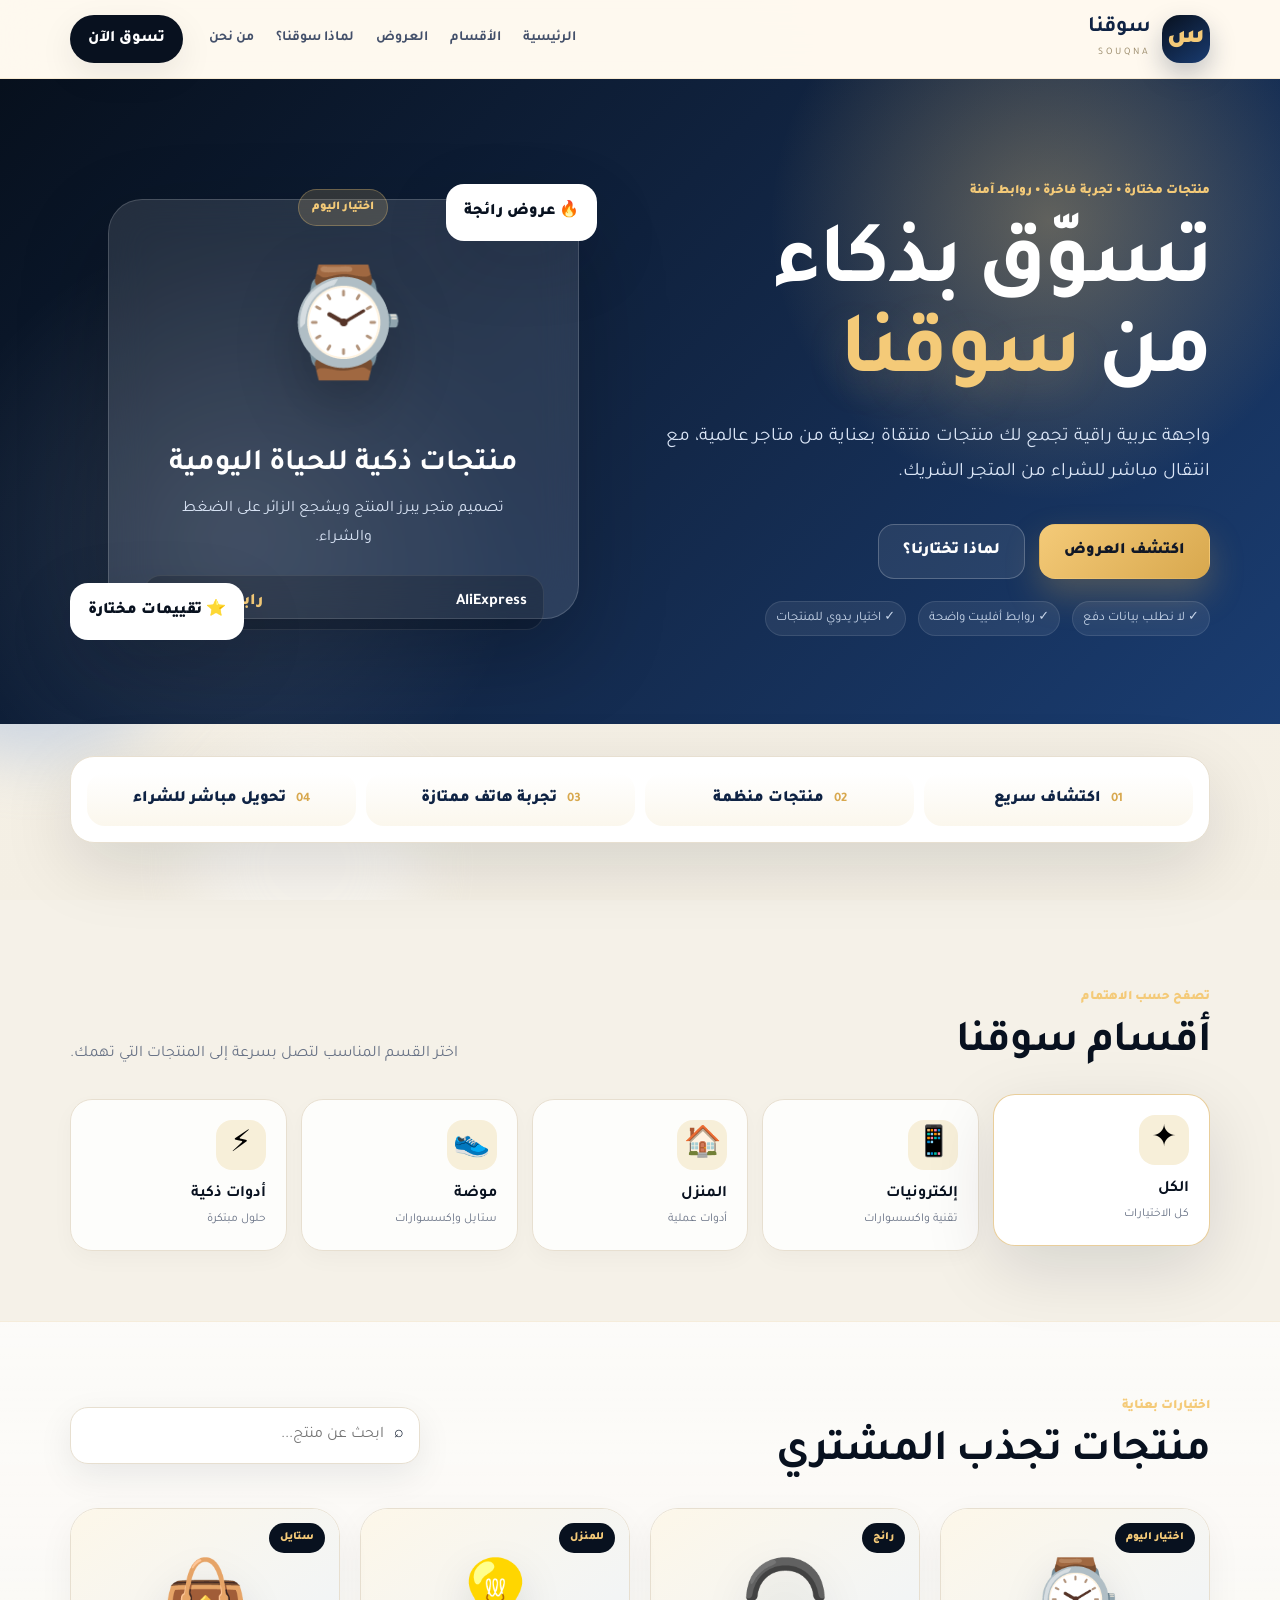
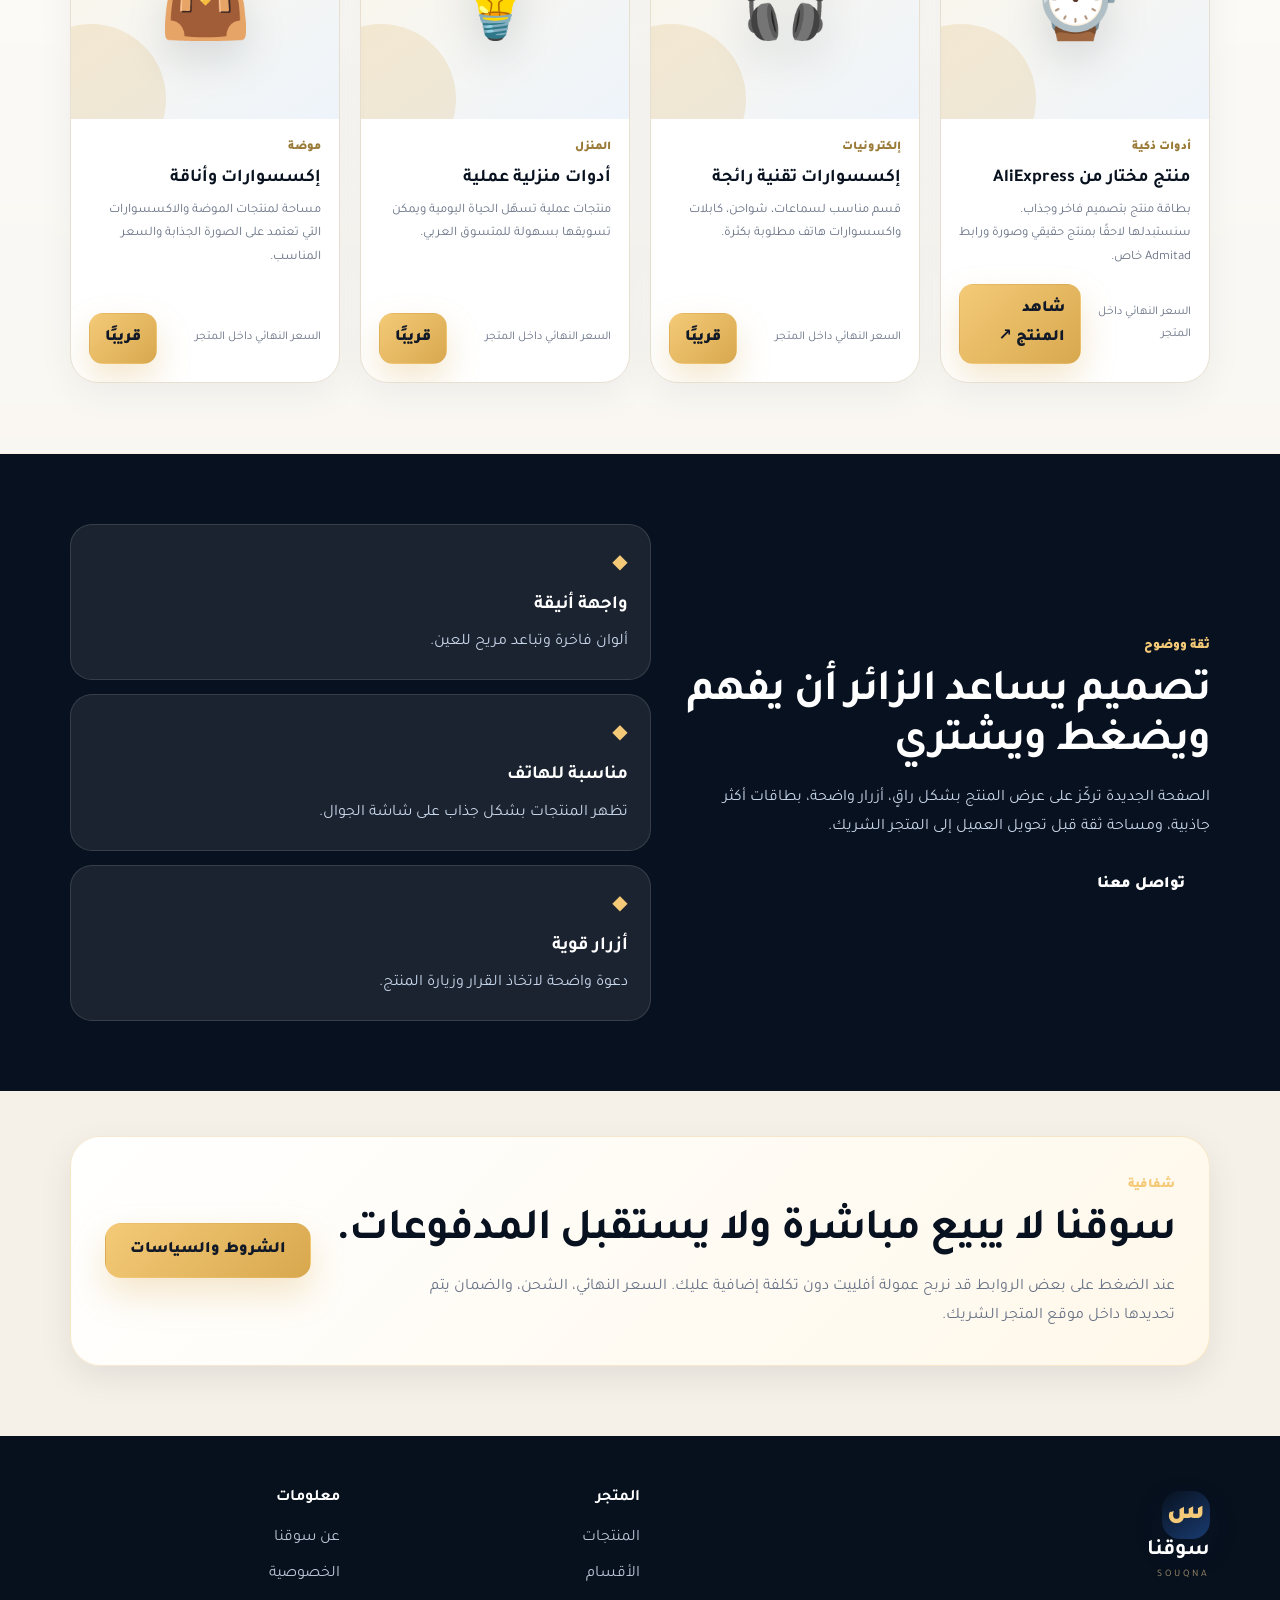
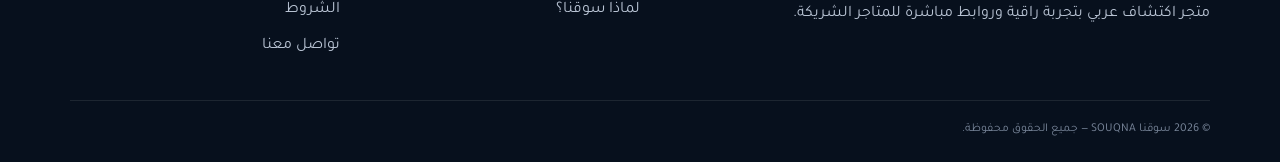
<file: index.html>
<!doctype html>
<html lang="ar" dir="rtl">
<head>
  <meta charset="utf-8">
  <meta name="viewport" content="width=device-width, initial-scale=1">
  <meta name="description" content="سوقنا SOUQNA - متجر اكتشاف عربي بتصميم فاخر لاختيار المنتجات والعروض العالمية.">
  <meta name="theme-color" content="#08111f">
  <title>سوقنا | SOUQNA</title>
  <link rel="preconnect" href="https://fonts.googleapis.com">
  <link rel="preconnect" href="https://fonts.gstatic.com" crossorigin>
  <link href="https://fonts.googleapis.com/css2?family=Tajawal:wght@400;500;700;800;900&display=swap" rel="stylesheet">
  <link rel="manifest" href="manifest.json">
  <link rel="apple-touch-icon" href="icons/icon-192.png">
  <meta name="mobile-web-app-capable" content="yes">
  <meta name="apple-mobile-web-app-capable" content="yes">
  <meta name="apple-mobile-web-app-status-bar-style" content="black-translucent">
  <link rel="stylesheet" href="style.css">
</head>
<body>
  <div class="site-bg" aria-hidden="true"><span></span><span></span><span></span></div>

  <header class="topbar">
    <div class="container nav">
      <a class="brand" href="index.html" aria-label="سوقنا">
        <span class="brand-mark">س</span>
        <span class="brand-copy"><strong>سوقنا</strong><small>SOUQNA</small></span>
      </a>
      <nav class="navlinks" id="navLinks" aria-label="التنقل">
        <a href="#home">الرئيسية</a>
        <a href="#categories">الأقسام</a>
        <a href="#products">العروض</a>
        <a href="#why">لماذا سوقنا؟</a>
        <a href="about.html">من نحن</a>
      </nav>
      <a class="nav-cta" href="#products">تسوق الآن</a>
      <button class="menu-btn" id="menuBtn" aria-label="فتح القائمة">☰</button>
    </div>
  </header>

  <main id="home">
    <section class="hero">
      <div class="container hero-grid">
        <div class="hero-content">
          <span class="eyebrow">منتجات مختارة • تجربة فاخرة • روابط آمنة</span>
          <h1>تسوّق بذكاء من <span>سوقنا</span></h1>
          <p class="hero-lead">واجهة عربية راقية تجمع لك منتجات منتقاة بعناية من متاجر عالمية، مع انتقال مباشر للشراء من المتجر الشريك.</p>
          <div class="hero-actions">
            <a class="btn primary" href="#products">اكتشف العروض</a>
            <a class="btn glass" href="#why">لماذا تختارنا؟</a>
          </div>
          <div class="trust-row" aria-label="مميزات الثقة">
            <span>✓ لا نطلب بيانات دفع</span>
            <span>✓ روابط أفلييت واضحة</span>
            <span>✓ اختيار يدوي للمنتجات</span>
          </div>
        </div>
        <div class="showcase" aria-label="واجهة منتجات سوقنا">
          <div class="deal-card main-deal">
            <span class="deal-badge">اختيار اليوم</span>
            <div class="deal-visual">⌚</div>
            <h2>منتجات ذكية للحياة اليومية</h2>
            <p>تصميم متجر يبرز المنتج ويشجع الزائر على الضغط والشراء.</p>
            <div class="deal-meta"><b>AliExpress</b><span>رابط مباشر ↗</span></div>
          </div>
          <div class="floating-card card-a">🔥 عروض رائجة</div>
          <div class="floating-card card-b">⭐ تقييمات مختارة</div>
        </div>
      </div>
    </section>

    <section class="section feature-strip">
      <div class="container feature-grid">
        <div><b>01</b><span>اكتشاف سريع</span></div>
        <div><b>02</b><span>منتجات منظمة</span></div>
        <div><b>03</b><span>تجربة هاتف ممتازة</span></div>
        <div><b>04</b><span>تحويل مباشر للشراء</span></div>
      </div>
    </section>

    <section class="section" id="categories">
      <div class="container">
        <div class="section-head">
          <div>
            <span class="eyebrow">تصفح حسب الاهتمام</span>
            <h2>أقسام سوقنا</h2>
          </div>
          <p>اختر القسم المناسب لتصل بسرعة إلى المنتجات التي تهمك.</p>
        </div>
        <div class="categories">
          <button class="cat active" data-category="all"><span>✦</span><b>الكل</b><small>كل الاختيارات</small></button>
          <button class="cat" data-category="electronics"><span>📱</span><b>إلكترونيات</b><small>تقنية واكسسوارات</small></button>
          <button class="cat" data-category="home"><span>🏠</span><b>المنزل</b><small>أدوات عملية</small></button>
          <button class="cat" data-category="fashion"><span>👟</span><b>موضة</b><small>ستايل وإكسسوارات</small></button>
          <button class="cat" data-category="gadgets"><span>⚡</span><b>أدوات ذكية</b><small>حلول مبتكرة</small></button>
        </div>
      </div>
    </section>

    <section class="section products-section" id="products">
      <div class="container">
        <div class="section-head products-head">
          <div>
            <span class="eyebrow">اختيارات بعناية</span>
            <h2>منتجات تجذب المشتري</h2>
          </div>
          <div class="search-wrap"><span>⌕</span><input id="search" type="search" placeholder="ابحث عن منتج..."></div>
        </div>
        <div id="productsGrid" class="products-grid"></div>
        <div id="empty" class="empty hidden">لا توجد منتجات مطابقة لبحثك.</div>
      </div>
    </section>

    <section class="section why" id="why">
      <div class="container why-grid">
        <div class="why-copy">
          <span class="eyebrow">ثقة ووضوح</span>
          <h2>تصميم يساعد الزائر أن يفهم ويضغط ويشتري</h2>
          <p>الصفحة الجديدة تركّز على عرض المنتج بشكل راقٍ، أزرار واضحة، بطاقات أكثر جاذبية، ومساحة ثقة قبل تحويل العميل إلى المتجر الشريك.</p>
          <a class="btn dark" href="contact.html">تواصل معنا</a>
        </div>
        <div class="why-cards">
          <article><i>◆</i><h3>واجهة أنيقة</h3><p>ألوان فاخرة وتباعد مريح للعين.</p></article>
          <article><i>◆</i><h3>مناسبة للهاتف</h3><p>تظهر المنتجات بشكل جذاب على شاشة الجوال.</p></article>
          <article><i>◆</i><h3>أزرار قوية</h3><p>دعوة واضحة لاتخاذ القرار وزيارة المنتج.</p></article>
        </div>
      </div>
    </section>

    <section class="section disclosure">
      <div class="container disclosure-box">
        <div>
          <span class="eyebrow">شفافية</span>
          <h2>سوقنا لا يبيع مباشرة ولا يستقبل المدفوعات.</h2>
          <p>عند الضغط على بعض الروابط قد نربح عمولة أفلييت دون تكلفة إضافية عليك. السعر النهائي، الشحن، والضمان يتم تحديدها داخل موقع المتجر الشريك.</p>
        </div>
        <a class="btn primary" href="terms.html">الشروط والسياسات</a>
      </div>
    </section>
  </main>

  <footer>
    <div class="container footer-grid">
      <div>
        <a class="brand footer-brand" href="index.html"><span class="brand-mark">س</span><span class="brand-copy"><strong>سوقنا</strong><small>SOUQNA</small></span></a>
        <p>متجر اكتشاف عربي بتجربة راقية وروابط مباشرة للمتاجر الشريكة.</p>
      </div>
      <div><h4>المتجر</h4><a href="#products">المنتجات</a><a href="#categories">الأقسام</a><a href="#why">لماذا سوقنا؟</a></div>
      <div><h4>معلومات</h4><a href="about.html">عن سوقنا</a><a href="privacy.html">الخصوصية</a><a href="terms.html">الشروط</a><a href="contact.html">تواصل معنا</a></div>
    </div>
    <div class="container copyright">© <span id="year"></span> سوقنا SOUQNA — جميع الحقوق محفوظة.</div>
  </footer>
  <script src="app.js"></script>
</body>
</html>
</file>
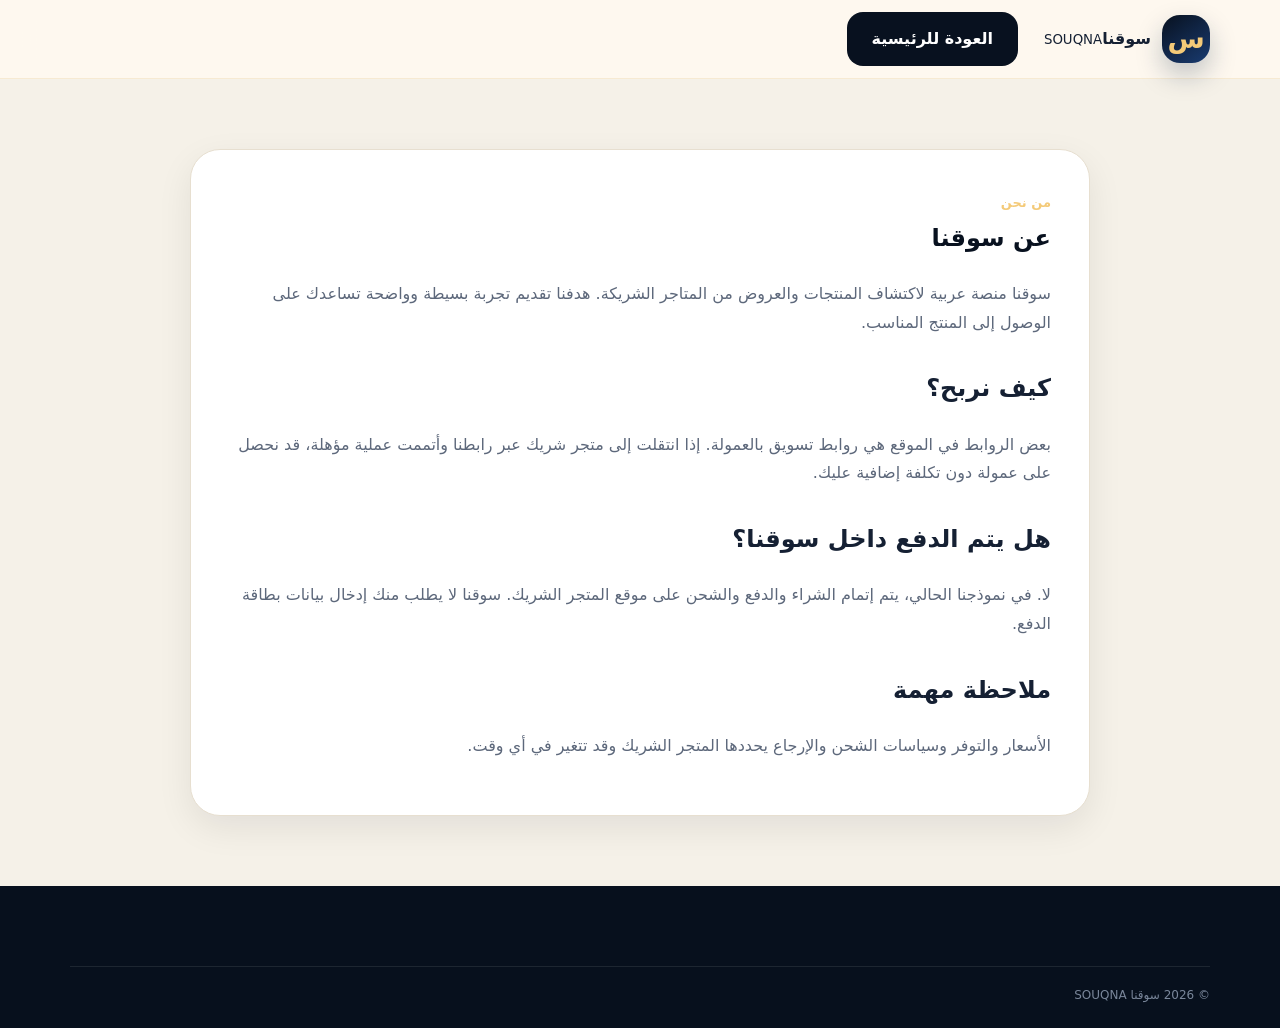
<file: about.html>
<!doctype html><html lang="ar" dir="rtl"><head><meta charset="utf-8"><meta name="viewport" content="width=device-width,initial-scale=1"><title>عن سوقنا | SOUQNA</title><link rel="stylesheet" href="style.css"></head><body><header class="topbar"><div class="container nav"><a class="brand" href="index.html"><span class="brand-mark">س</span><span><strong>سوقنا</strong><small>SOUQNA</small></span></a><a class="btn dark" href="index.html">العودة للرئيسية</a></div></header><main class="page"><div class="container"><article class="page-card"><span class="eyebrow">من نحن</span><h1>عن سوقنا</h1><p>سوقنا منصة عربية لاكتشاف المنتجات والعروض من المتاجر الشريكة. هدفنا تقديم تجربة بسيطة وواضحة تساعدك على الوصول إلى المنتج المناسب.</p><h2>كيف نربح؟</h2><p>بعض الروابط في الموقع هي روابط تسويق بالعمولة. إذا انتقلت إلى متجر شريك عبر رابطنا وأتممت عملية مؤهلة، قد نحصل على عمولة دون تكلفة إضافية عليك.</p><h2>هل يتم الدفع داخل سوقنا؟</h2><p>لا. في نموذجنا الحالي، يتم إتمام الشراء والدفع والشحن على موقع المتجر الشريك. سوقنا لا يطلب منك إدخال بيانات بطاقة الدفع.</p><h2>ملاحظة مهمة</h2><p>الأسعار والتوفر وسياسات الشحن والإرجاع يحددها المتجر الشريك وقد تتغير في أي وقت.</p></article></div></main><footer><div class="container copyright">© <span id="year"></span> سوقنا SOUQNA</div></footer><script>document.getElementById('year').textContent=new Date().getFullYear()</script></body></html>
</file>
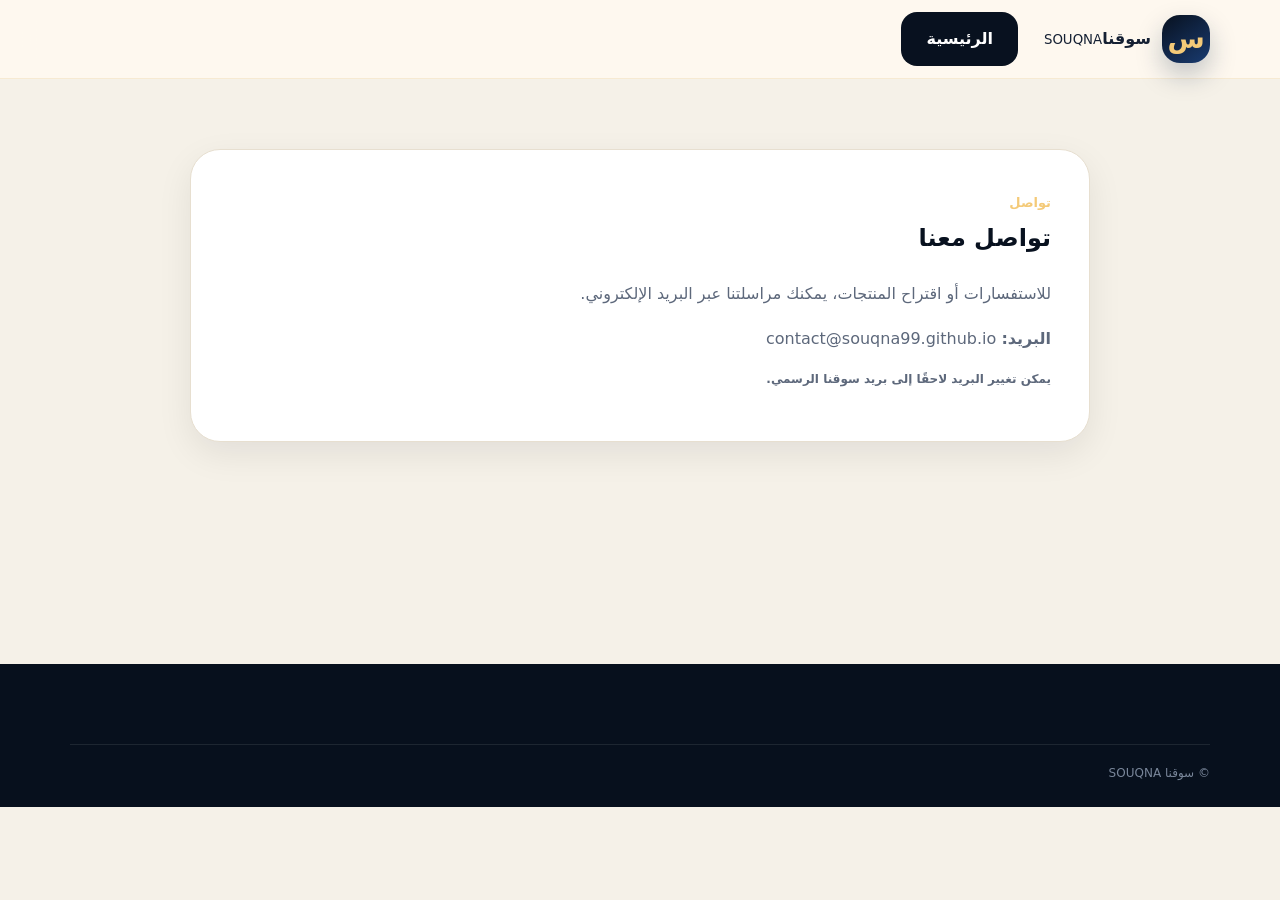
<file: contact.html>
<!doctype html><html lang="ar" dir="rtl"><head><meta charset="utf-8"><meta name="viewport" content="width=device-width,initial-scale=1"><title>تواصل معنا | سوقنا</title><link rel="stylesheet" href="style.css"></head><body><header class="topbar"><div class="container nav"><a class="brand" href="index.html"><span class="brand-mark">س</span><span><strong>سوقنا</strong><small>SOUQNA</small></span></a><a class="btn dark" href="index.html">الرئيسية</a></div></header><main class="page"><div class="container"><article class="page-card"><span class="eyebrow">تواصل</span><h1>تواصل معنا</h1><p>للاستفسارات أو اقتراح المنتجات، يمكنك مراسلتنا عبر البريد الإلكتروني.</p><p><strong>البريد:</strong> <a href="mailto:contact@souqna99.github.io">contact@souqna99.github.io</a></p><p class="product-cat">يمكن تغيير البريد لاحقًا إلى بريد سوقنا الرسمي.</p></article></div></main><footer><div class="container copyright">© سوقنا SOUQNA</div></footer></body></html>
</file>
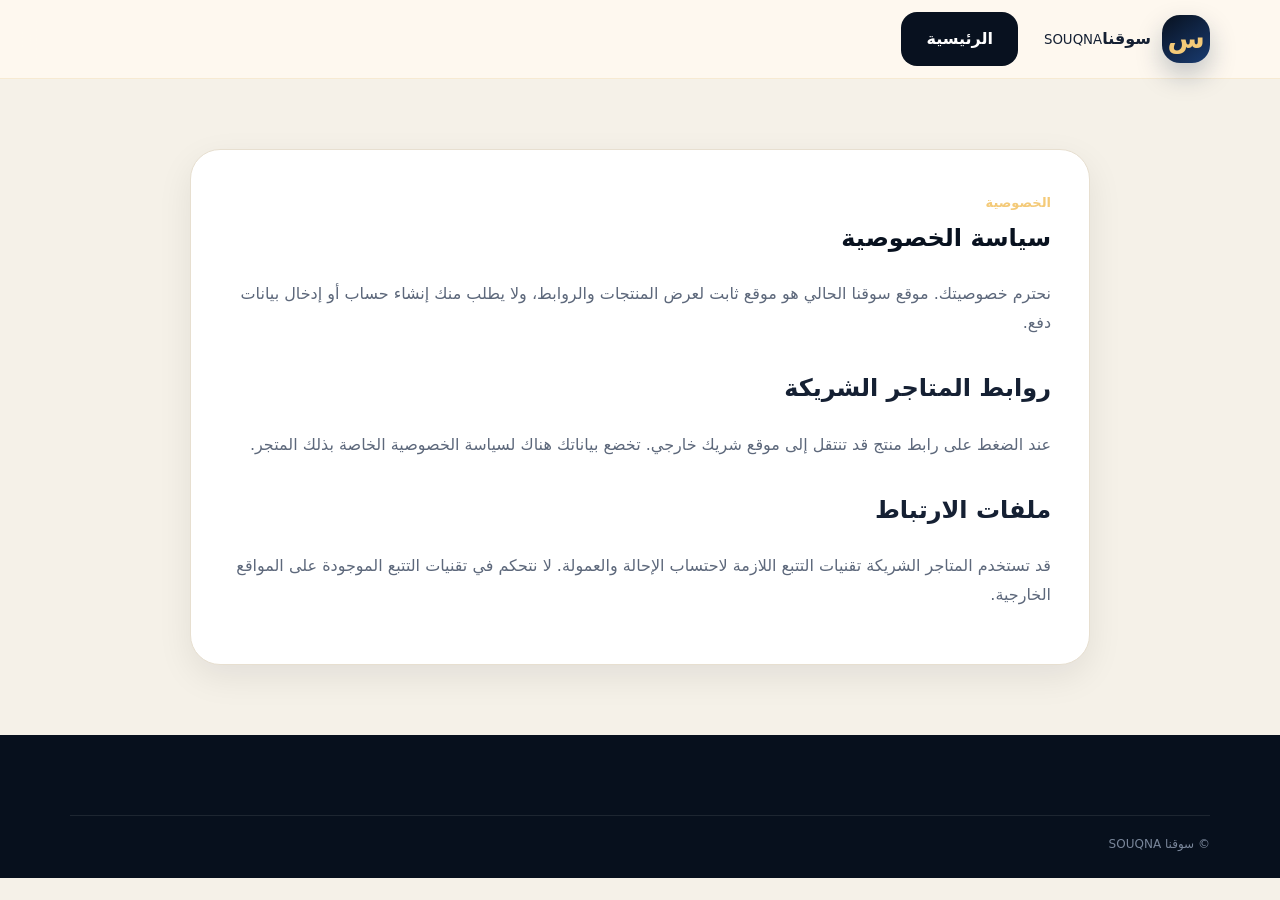
<file: privacy.html>
<!doctype html><html lang="ar" dir="rtl"><head><meta charset="utf-8"><meta name="viewport" content="width=device-width,initial-scale=1"><title>الخصوصية | سوقنا</title><link rel="stylesheet" href="style.css"></head><body><header class="topbar"><div class="container nav"><a class="brand" href="index.html"><span class="brand-mark">س</span><span><strong>سوقنا</strong><small>SOUQNA</small></span></a><a class="btn dark" href="index.html">الرئيسية</a></div></header><main class="page"><div class="container"><article class="page-card"><span class="eyebrow">الخصوصية</span><h1>سياسة الخصوصية</h1><p>نحترم خصوصيتك. موقع سوقنا الحالي هو موقع ثابت لعرض المنتجات والروابط، ولا يطلب منك إنشاء حساب أو إدخال بيانات دفع.</p><h2>روابط المتاجر الشريكة</h2><p>عند الضغط على رابط منتج قد تنتقل إلى موقع شريك خارجي. تخضع بياناتك هناك لسياسة الخصوصية الخاصة بذلك المتجر.</p><h2>ملفات الارتباط</h2><p>قد تستخدم المتاجر الشريكة تقنيات التتبع اللازمة لاحتساب الإحالة والعمولة. لا نتحكم في تقنيات التتبع الموجودة على المواقع الخارجية.</p></article></div></main><footer><div class="container copyright">© سوقنا SOUQNA</div></footer></body></html>
</file>
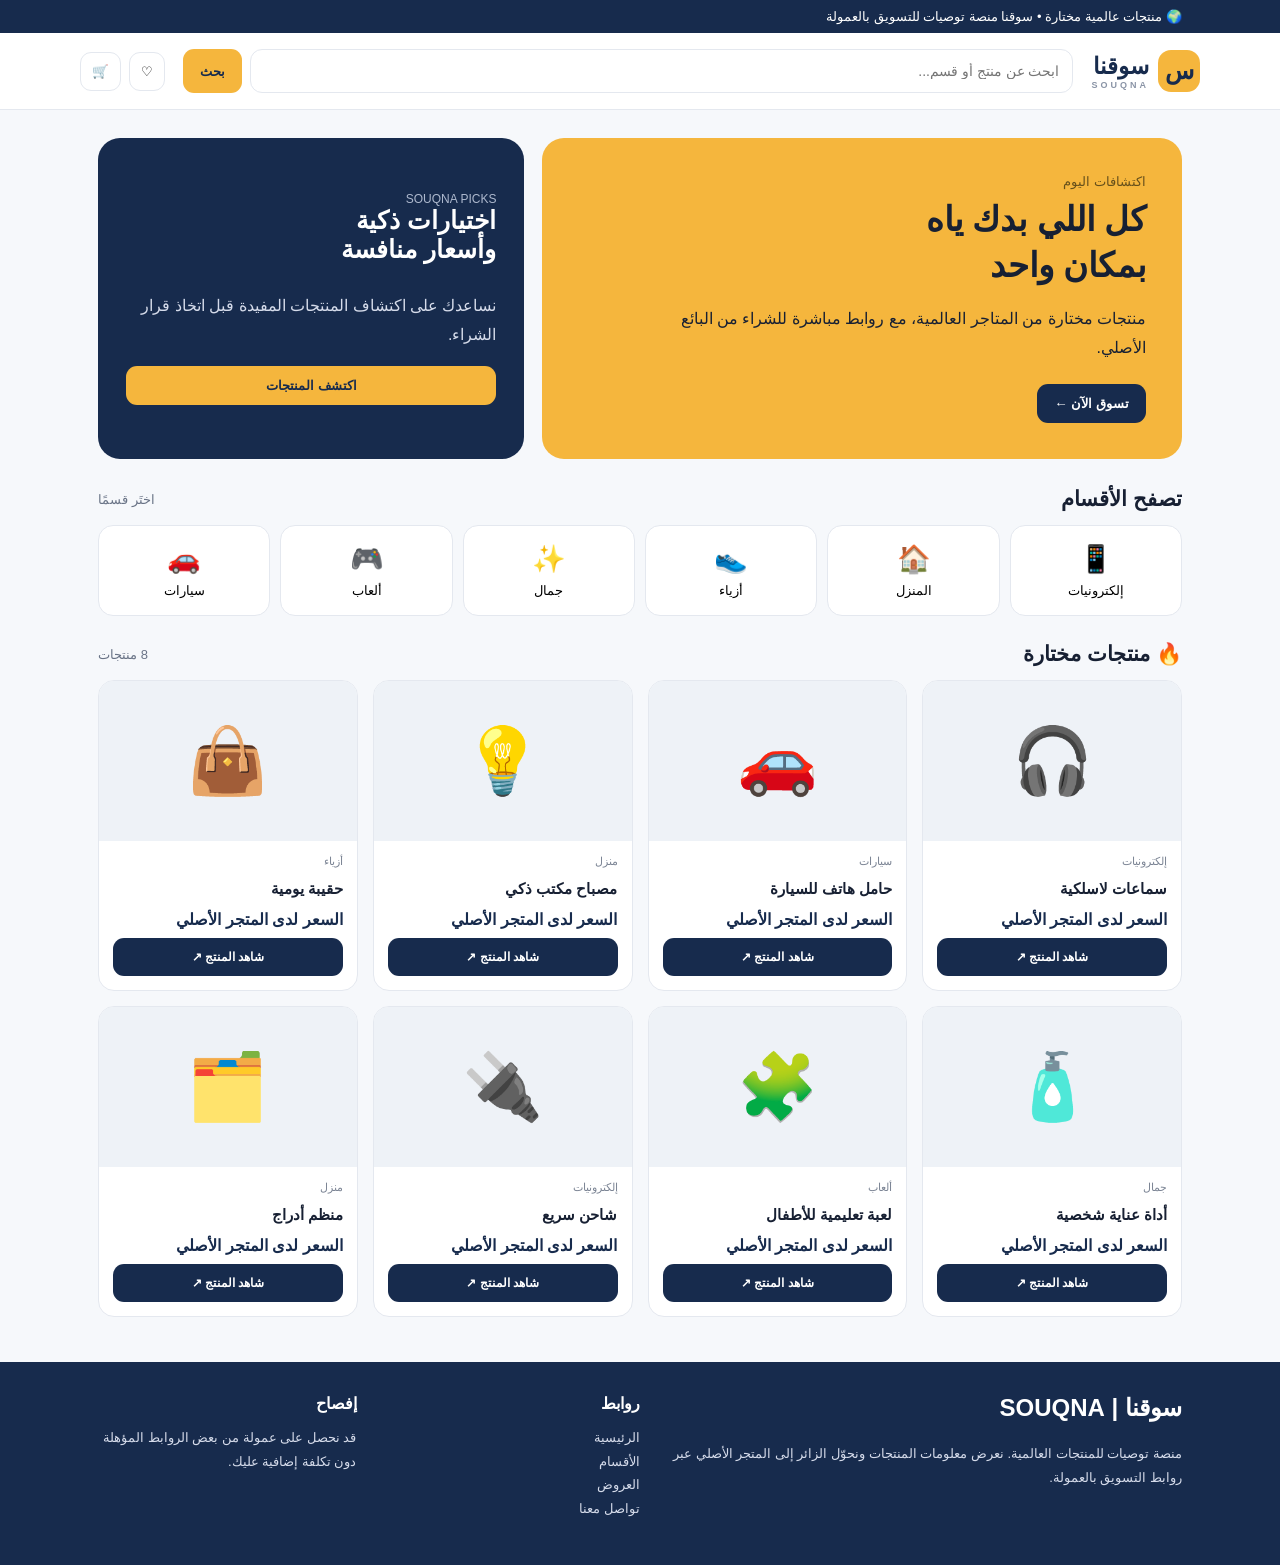
<file: souqna_free_store.html>
<!doctype html>
<html lang="ar" dir="rtl">
<head>
<meta charset="utf-8">
<meta name="viewport" content="width=device-width,initial-scale=1">
<title>سوقنا | SOUQNA</title>
<style>
:root{--navy:#172b4d;--gold:#f5b63d;--bg:#f6f8fb;--text:#172033;--muted:#697386;--line:#e4e8ef}
*{box-sizing:border-box}body{margin:0;font-family:Tahoma,Arial,sans-serif;background:var(--bg);color:var(--text)}
a{text-decoration:none;color:inherit}.wrap{max-width:1120px;margin:auto;padding:0 18px}
.top{background:var(--navy);color:#fff;font-size:13px;padding:9px 0}.header{background:#fff;border-bottom:1px solid var(--line);position:sticky;top:0;z-index:3}
.head{display:flex;align-items:center;gap:18px;padding:16px 0}.brand{display:flex;align-items:center;gap:9px;font-weight:800;font-size:23px;color:var(--navy);white-space:nowrap}.logo{width:42px;height:42px;border-radius:13px;background:var(--gold);display:grid;place-items:center;font-size:24px}
.search{flex:1;display:flex;gap:8px}.search input{width:100%;border:1px solid var(--line);border-radius:12px;padding:13px;font-size:14px}.btn{border:0;border-radius:11px;padding:12px 17px;font-weight:700;cursor:pointer}.primary{background:var(--navy);color:#fff}.gold{background:var(--gold);color:var(--navy)}.icons{display:flex;gap:8px}.iconbtn{border:1px solid var(--line);background:#fff;border-radius:11px;padding:11px;cursor:pointer}
.hero{margin:28px 0;display:grid;grid-template-columns:1.2fr .8fr;gap:18px}.hero-main{background:var(--gold);border-radius:22px;padding:36px;min-height:250px;display:flex;flex-direction:column;justify-content:center}.hero-main h1{font-size:34px;margin:8px 0;line-height:1.35}.hero-main p{margin:8px 0 22px;max-width:470px;line-height:1.8}.hero-side{background:var(--navy);color:#fff;border-radius:22px;padding:28px;display:flex;flex-direction:column;justify-content:center}.hero-side h2{font-size:25px;margin:0 0 12px}.section-head{display:flex;justify-content:space-between;align-items:center;margin:26px 0 14px}.section-head h2{font-size:21px;margin:0}.muted{color:var(--muted);font-size:13px}.categories{display:grid;grid-template-columns:repeat(6,1fr);gap:10px}.cat{background:#fff;border:1px solid var(--line);border-radius:15px;padding:17px 8px;text-align:center;cursor:pointer}.cat b{display:block;font-size:27px;margin-bottom:8px}.products{display:grid;grid-template-columns:repeat(4,1fr);gap:15px}.product{background:#fff;border:1px solid var(--line);border-radius:16px;overflow:hidden;display:flex;flex-direction:column}.visual{height:160px;background:#eef2f7;display:grid;place-items:center;font-size:65px}.body{padding:14px;display:flex;flex-direction:column;gap:9px;flex:1}.tag{font-size:11px;color:#7b8494}.product h3{font-size:15px;margin:0;line-height:1.6}.price{font-weight:800;color:var(--navy)}.product .btn{margin-top:auto;width:100%;font-size:12px}.notice{margin:20px 0;padding:14px;border:1px solid var(--line);background:#fff;border-radius:12px;display:none}.footer{margin-top:45px;background:var(--navy);color:#fff;padding:32px 0}.footer-grid{display:grid;grid-template-columns:2fr 1fr 1fr;gap:25px}.footer p{color:#d5dbea;line-height:1.8;font-size:13px}.small{font-size:12px;color:#aeb9ce}
@media(max-width:800px){.hero{grid-template-columns:1fr}.categories{grid-template-columns:repeat(3,1fr)}.products{grid-template-columns:repeat(2,1fr)}.head{flex-wrap:wrap}.search{order:3;flex-basis:100%}.hero-main h1{font-size:28px}.footer-grid{grid-template-columns:1fr 1fr}}
@media(max-width:430px){.wrap{padding:0 12px}.brand{font-size:20px}.icons{margin-right:auto}.hero-main,.hero-side{padding:24px}.products{gap:10px}.visual{height:125px}.body{padding:11px}.categories{gap:7px}.cat{font-size:12px}}
</style>
</head>
<body>
<div class="top"><div class="wrap">🌍 منتجات عالمية مختارة • سوقنا منصة توصيات للتسويق بالعمولة</div></div>
<header class="header"><div class="wrap head">
<a class="brand" href="#"><span class="logo">س</span><span>سوقنا<small style="display:block;font-size:9px;letter-spacing:3px;color:#8a94a6">SOUQNA</small></span></a>
<div class="search"><input id="search" placeholder="ابحث عن منتج أو قسم..."><button class="btn gold" onclick="filterProducts()">بحث</button></div>
<div class="icons"><button class="iconbtn" onclick="show('المفضلة ستتوفر عند ربط قاعدة البيانات.')">♡</button><button class="iconbtn" onclick="show('السلة غير مطلوبة في نموذج Affiliate؛ الشراء يتم لدى المتجر الأصلي.')">🛒</button></div>
</div></header>
<main class="wrap">
<section class="hero"><div class="hero-main"><div class="muted" style="color:#66501b">اكتشافات اليوم</div><h1>كل اللي بدك ياه<br>بمكان واحد</h1><p>منتجات مختارة من المتاجر العالمية، مع روابط مباشرة للشراء من البائع الأصلي.</p><div><button class="btn primary" onclick="document.getElementById('products').scrollIntoView({behavior:'smooth'})">تسوق الآن ←</button></div></div><div class="hero-side"><div class="small">SOUQNA PICKS</div><h2>اختيارات ذكية<br>وأسعار منافسة</h2><p style="line-height:1.8;color:#d5dbea">نساعدك على اكتشاف المنتجات المفيدة قبل اتخاذ قرار الشراء.</p><button class="btn gold" onclick="setCategory('الكل')">اكتشف المنتجات</button></div></section>
<div class="section-head"><h2>تصفح الأقسام</h2><span class="muted">اختَر قسمًا</span></div>
<div class="categories">
<button class="cat" onclick="setCategory('إلكترونيات')"><b>📱</b>إلكترونيات</button><button class="cat" onclick="setCategory('منزل')"><b>🏠</b>المنزل</button><button class="cat" onclick="setCategory('أزياء')"><b>👟</b>أزياء</button><button class="cat" onclick="setCategory('جمال')"><b>✨</b>جمال</button><button class="cat" onclick="setCategory('ألعاب')"><b>🎮</b>ألعاب</button><button class="cat" onclick="setCategory('سيارات')"><b>🚗</b>سيارات</button>
</div>
<div class="section-head"><h2>🔥 منتجات مختارة</h2><span id="count" class="muted"></span></div>
<div id="products" class="products"></div><div id="notice" class="notice" role="status"></div>
</main>
<footer class="footer"><div class="wrap footer-grid"><div><h2 style="margin-top:0">سوقنا | SOUQNA</h2><p>منصة توصيات للمنتجات العالمية. نعرض معلومات المنتجات ونحوّل الزائر إلى المتجر الأصلي عبر روابط التسويق بالعمولة.</p></div><div><b>روابط</b><p>الرئيسية<br>الأقسام<br>العروض<br>تواصل معنا</p></div><div><b>إفصاح</b><p>قد نحصل على عمولة من بعض الروابط المؤهلة دون تكلفة إضافية عليك.</p></div></div></footer>
<script>
const data=[
['سماعات لاسلكية','إلكترونيات','🎧'],['حامل هاتف للسيارة','سيارات','🚗'],['مصباح مكتب ذكي','منزل','💡'],['حقيبة يومية','أزياء','👜'],['أداة عناية شخصية','جمال','🧴'],['لعبة تعليمية للأطفال','ألعاب','🧩'],['شاحن سريع','إلكترونيات','🔌'],['منظم أدراج','منزل','🗂️']
];
let category='الكل';
function render(){const q=document.getElementById('search').value.trim().toLowerCase();const arr=data.filter(p=>(category==='الكل'||p[1]===category)&&(!q||(p[0]+' '+p[1]).toLowerCase().includes(q)));document.getElementById('count').textContent=arr.length+' منتجات';document.getElementById('products').innerHTML=arr.map(p=>`<article class="product"><div class="visual">${p[2]}</div><div class="body"><span class="tag">${p[1]}</span><h3>${p[0]}</h3><div class="price">السعر لدى المتجر الأصلي</div><button class="btn primary" onclick="show('هذا نموذج تجريبي. سنضع رابط Affiliate الحقيقي بعد اعتماد البرنامج وربط المنتجات.')">شاهد المنتج ↗</button></div></article>`).join('')||'<p class="muted">لم نجد منتجات مطابقة.</p>'}
function setCategory(c){category=c;render();document.getElementById('products').scrollIntoView({behavior:'smooth',block:'start'})}
function filterProducts(){category='الكل';render()}
function show(t){const n=document.getElementById('notice');n.textContent=t;n.style.display='block'}
document.getElementById('search').addEventListener('keydown',e=>{if(e.key==='Enter')filterProducts()});render();
</script>
</body>
</html>
</file>
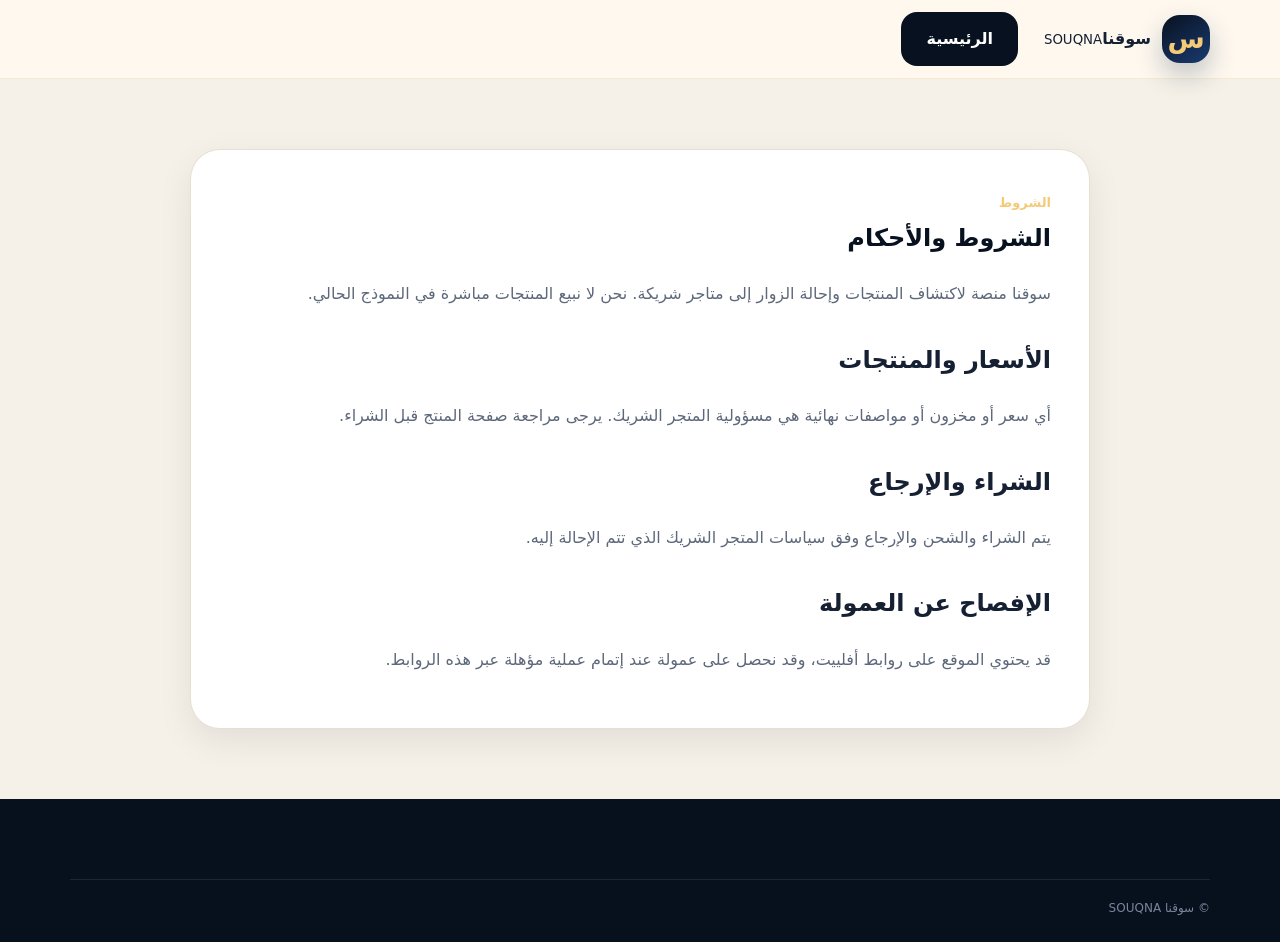
<file: terms.html>
<!doctype html><html lang="ar" dir="rtl"><head><meta charset="utf-8"><meta name="viewport" content="width=device-width,initial-scale=1"><title>الشروط | سوقنا</title><link rel="stylesheet" href="style.css"></head><body><header class="topbar"><div class="container nav"><a class="brand" href="index.html"><span class="brand-mark">س</span><span><strong>سوقنا</strong><small>SOUQNA</small></span></a><a class="btn dark" href="index.html">الرئيسية</a></div></header><main class="page"><div class="container"><article class="page-card"><span class="eyebrow">الشروط</span><h1>الشروط والأحكام</h1><p>سوقنا منصة لاكتشاف المنتجات وإحالة الزوار إلى متاجر شريكة. نحن لا نبيع المنتجات مباشرة في النموذج الحالي.</p><h2>الأسعار والمنتجات</h2><p>أي سعر أو مخزون أو مواصفات نهائية هي مسؤولية المتجر الشريك. يرجى مراجعة صفحة المنتج قبل الشراء.</p><h2>الشراء والإرجاع</h2><p>يتم الشراء والشحن والإرجاع وفق سياسات المتجر الشريك الذي تتم الإحالة إليه.</p><h2>الإفصاح عن العمولة</h2><p>قد يحتوي الموقع على روابط أفلييت، وقد نحصل على عمولة عند إتمام عملية مؤهلة عبر هذه الروابط.</p></article></div></main><footer><div class="container copyright">© سوقنا SOUQNA</div></footer></body></html>
</file>
<file: style.css>
:root{--ink:#08111f;--navy:#0f2344;--blue:#193b70;--gold:#d8a84e;--gold2:#f4ca78;--cream:#fff8ec;--bg:#f5f1e8;--card:#ffffff;--text:#152033;--muted:#697386;--line:#e7dfd0;--radius:24px;--shadow:0 22px 70px rgba(8,17,31,.13);--soft:0 12px 35px rgba(8,17,31,.08)}
*{box-sizing:border-box}html{scroll-behavior:smooth}body{margin:0;font-family:"Tajawal",system-ui,-apple-system,"Segoe UI",Tahoma,Arial,sans-serif;background:var(--bg);color:var(--text);line-height:1.8;overflow-x:hidden}a{text-decoration:none;color:inherit}button,input{font:inherit}.container{width:min(1140px,calc(100% - 32px));margin:auto}.site-bg{position:fixed;inset:0;z-index:-2;overflow:hidden;background:radial-gradient(circle at top right,#fff7e7 0 18%,transparent 35%),linear-gradient(180deg,#f8f3ea,#f4efe4)}.site-bg span{position:absolute;border-radius:999px;filter:blur(30px);opacity:.42}.site-bg span:nth-child(1){width:240px;height:240px;background:#e9c676;right:-60px;top:180px}.site-bg span:nth-child(2){width:310px;height:310px;background:#9bb5dc;left:-120px;top:450px}.site-bg span:nth-child(3){width:230px;height:230px;background:#ffffff;left:15%;bottom:-80px}.topbar{position:sticky;top:0;z-index:40;background:rgba(255,250,240,.86);backdrop-filter:blur(18px);border-bottom:1px solid rgba(216,168,78,.18)}.nav{height:78px;display:flex;align-items:center;gap:26px}.brand{display:flex;align-items:center;gap:11px}.brand-mark{display:grid;place-items:center;width:48px;height:48px;border-radius:18px;background:linear-gradient(145deg,var(--ink),var(--blue));color:var(--gold2);font-weight:900;font-size:27px;box-shadow:0 12px 26px rgba(15,35,68,.25)}.brand-copy strong{display:block;font-size:22px;color:var(--navy);line-height:1.1}.brand-copy small{display:block;color:#9a8a6a;letter-spacing:3px;font-size:10px;margin-top:3px}.navlinks{display:flex;gap:22px;margin-right:auto;color:#43506a;font-weight:700;font-size:14px}.navlinks a{position:relative}.navlinks a:after{content:"";position:absolute;height:2px;background:var(--gold);right:0;left:100%;bottom:-7px;transition:.25s}.navlinks a:hover{color:var(--navy)}.navlinks a:hover:after{left:0}.nav-cta{background:var(--ink);color:#fff;padding:10px 18px;border-radius:999px;font-weight:800;box-shadow:var(--soft)}.menu-btn{display:none;border:0;background:transparent;font-size:29px;color:var(--ink)}
.hero{position:relative;padding:90px 0 80px;color:#fff;background:linear-gradient(135deg,#07101d 0%,#132849 55%,#1a3d72 100%);overflow:hidden}.hero:before{content:"";position:absolute;inset:0;background:radial-gradient(circle at 82% 22%,rgba(244,202,120,.34),transparent 24%),radial-gradient(circle at 18% 70%,rgba(255,255,255,.12),transparent 26%)}.hero-grid{position:relative;display:grid;grid-template-columns:1.03fr .97fr;gap:54px;align-items:center}.eyebrow{display:inline-flex;align-items:center;gap:8px;color:var(--gold2);font-weight:900;font-size:13px}.hero h1{font-size:clamp(48px,7.3vw,88px);line-height:1.02;margin:18px 0 18px;letter-spacing:-2.5px}.hero h1 span{color:var(--gold2);text-shadow:0 12px 42px rgba(244,202,120,.18)}.hero-lead{font-size:19px;max-width:610px;color:#dbe6f7;margin:0}.hero-actions{display:flex;gap:14px;margin:34px 0 22px}.btn{display:inline-flex;align-items:center;justify-content:center;min-height:48px;padding:12px 24px;border-radius:16px;font-weight:900;border:1px solid transparent;cursor:pointer;transition:.22s}.btn:hover{transform:translateY(-2px)}.btn.primary{background:linear-gradient(135deg,var(--gold2),var(--gold));color:#111827;box-shadow:0 16px 34px rgba(216,168,78,.28)}.btn.glass{color:#fff;border-color:rgba(255,255,255,.22);background:rgba(255,255,255,.08)}.btn.dark{background:var(--ink);color:#fff}.trust-row{display:flex;flex-wrap:wrap;gap:12px;color:#c8d6ea;font-size:13px}.trust-row span{background:rgba(255,255,255,.07);border:1px solid rgba(255,255,255,.1);border-radius:999px;padding:5px 10px}.showcase{position:relative;min-height:475px}.deal-card{background:rgba(255,255,255,.11);border:1px solid rgba(255,255,255,.16);backdrop-filter:blur(20px);box-shadow:0 35px 90px rgba(0,0,0,.24);border-radius:34px;padding:34px;position:absolute}.main-deal{inset:30px 18px 25px 38px;display:flex;flex-direction:column;justify-content:center;text-align:center}.deal-badge{align-self:center;background:rgba(244,202,120,.16);border:1px solid rgba(244,202,120,.3);color:var(--gold2);border-radius:999px;padding:7px 13px;font-weight:900;font-size:12px}.deal-visual{font-size:105px;margin:22px 0 10px;filter:drop-shadow(0 24px 30px rgba(0,0,0,.25))}.main-deal h2{font-size:30px;line-height:1.2;margin:0}.main-deal p{color:#d8e3f4;margin:12px auto 22px;max-width:360px}.deal-meta{display:flex;justify-content:space-between;align-items:center;background:rgba(0,0,0,.18);border:1px solid rgba(255,255,255,.09);border-radius:18px;padding:12px 16px}.deal-meta span{color:var(--gold2);font-weight:900}.floating-card{position:absolute;background:#fff;color:var(--ink);border-radius:18px;padding:14px 18px;font-weight:900;box-shadow:var(--shadow)}.card-a{right:0;top:15px}.card-b{left:0;bottom:4px}.feature-strip{padding:24px 0;margin-top:-38px;position:relative;z-index:3}.feature-grid{background:#fff;border:1px solid var(--line);border-radius:24px;padding:16px;box-shadow:var(--shadow);display:grid;grid-template-columns:repeat(4,1fr);gap:10px}.feature-grid div{display:flex;align-items:center;gap:10px;justify-content:center;padding:12px;border-radius:18px;background:linear-gradient(180deg,#fff,#fbf7ed)}.feature-grid b{color:var(--gold);font-size:13px}.feature-grid span{font-weight:900;color:var(--navy)}
.section{padding:70px 0}.section-head{display:flex;align-items:end;justify-content:space-between;gap:24px;margin-bottom:30px}.section h2{font-size:clamp(30px,4vw,44px);line-height:1.14;margin:7px 0 0;color:var(--ink);letter-spacing:-1px}.section-head p{max-width:420px;color:var(--muted);margin:0}.categories{display:grid;grid-template-columns:repeat(5,1fr);gap:14px}.cat{border:1px solid var(--line);background:rgba(255,255,255,.82);border-radius:22px;padding:20px;text-align:right;cursor:pointer;transition:.22s;box-shadow:0 8px 22px rgba(8,17,31,.03)}.cat:hover,.cat.active{transform:translateY(-5px);border-color:rgba(216,168,78,.56);box-shadow:var(--shadow);background:#fff}.cat span{font-size:30px;display:grid;place-items:center;width:50px;height:50px;border-radius:16px;background:#f7efd9;margin-bottom:10px}.cat b,.cat small{display:block}.cat b{color:var(--ink)}.cat small{color:var(--muted);font-size:12px}.products-section{background:linear-gradient(180deg,rgba(255,255,255,.72),rgba(255,255,255,.45));border-top:1px solid rgba(216,168,78,.14);border-bottom:1px solid rgba(216,168,78,.14)}.products-head{align-items:center}.search-wrap{display:flex;align-items:center;gap:8px;background:#fff;border:1px solid var(--line);border-radius:18px;padding:0 15px;width:min(350px,100%);box-shadow:var(--soft)}.search-wrap input{border:0;outline:0;background:transparent;padding:13px 2px;width:100%;color:var(--text)}.products-grid{display:grid;grid-template-columns:repeat(4,1fr);gap:20px}.product{position:relative;background:#fff;border:1px solid var(--line);border-radius:28px;overflow:hidden;box-shadow:0 12px 36px rgba(8,17,31,.05);transition:.24s;display:flex;flex-direction:column}.product:hover{transform:translateY(-7px);box-shadow:var(--shadow);border-color:rgba(216,168,78,.45)}.product-media{height:210px;background:linear-gradient(145deg,#fdf7e9,#eef4fb);display:grid;place-items:center;position:relative;overflow:hidden}.product-media:after{content:"";position:absolute;width:150px;height:150px;border-radius:50%;background:rgba(216,168,78,.18);left:-55px;bottom:-55px}.product-icon{position:relative;z-index:1;font-size:76px;filter:drop-shadow(0 18px 20px rgba(8,17,31,.12))}.badge{position:absolute;top:14px;right:14px;z-index:2;background:var(--ink);color:var(--gold2);padding:5px 11px;border-radius:999px;font-size:11px;font-weight:900}.product-body{padding:18px;display:flex;flex-direction:column;flex:1}.product-cat{color:#9a7b39;font-weight:900;font-size:12px}.product h3{font-size:18px;line-height:1.45;margin:6px 0 8px;color:var(--ink)}.product p{font-size:13px;color:var(--muted);margin:0 0 15px}.product-footer{display:flex;align-items:center;justify-content:space-between;gap:10px;margin-top:auto}.price-note{font-size:12px;color:var(--muted)}.product .btn{padding:10px 15px;min-height:44px;border-radius:14px}.empty{text-align:center;color:var(--muted);padding:36px}.hidden{display:none}.why{background:var(--ink);color:#fff}.why-grid{display:grid;grid-template-columns:.95fr 1.05fr;gap:34px;align-items:center}.why h2{color:#fff}.why-copy p{color:#c8d6ea}.why-cards{display:grid;grid-template-columns:1fr;gap:14px}.why-cards article{background:rgba(255,255,255,.08);border:1px solid rgba(255,255,255,.12);border-radius:22px;padding:22px}.why-cards i{font-style:normal;color:var(--gold2);font-size:20px}.why-cards h3{margin:6px 0;color:#fff}.why-cards p{margin:0;color:#c8d6ea}.disclosure{padding-top:45px}.disclosure-box{background:linear-gradient(135deg,#fff,#fff8ea);border:1px solid rgba(216,168,78,.24);border-radius:30px;padding:34px;display:flex;align-items:center;justify-content:space-between;gap:24px;box-shadow:var(--soft)}.disclosure-box p{max-width:760px;color:var(--muted);margin-bottom:0}footer{background:#07101d;color:#b9c4d4;padding:48px 0 22px}.footer-grid{display:grid;grid-template-columns:2fr 1fr 1fr;gap:30px}.footer-brand .brand-copy strong{color:#fff}.footer-grid h4{color:#fff;margin:0 0 12px}.footer-grid a{display:block;margin:7px 0;color:#b9c4d4}.footer-grid a:hover{color:#fff}.copyright{border-top:1px solid rgba(255,255,255,.09);margin-top:32px;padding-top:18px;color:#79869a;font-size:12px}.page{min-height:65vh;padding:70px 0}.page-card{background:#fff;border:1px solid var(--line);border-radius:30px;padding:38px;max-width:900px;margin:auto;box-shadow:var(--soft)}.page-card h1{margin-top:0;color:var(--ink)}.page-card h2{margin-top:30px}.page-card p,.page-card li{color:#5d687b}
@media(max-width:900px){.navlinks,.nav-cta{display:none}.menu-btn{display:block;margin-right:auto}.nav{height:70px}.hero{padding:65px 0}.hero-grid,.why-grid{grid-template-columns:1fr}.showcase{min-height:390px}.main-deal{inset:10px 0 25px}.categories{grid-template-columns:repeat(2,1fr)}.products-grid{grid-template-columns:repeat(2,1fr)}.feature-grid{grid-template-columns:repeat(2,1fr)}.section-head{display:block}.section-head p{margin-top:10px}.disclosure-box{flex-direction:column;align-items:flex-start}.footer-grid{grid-template-columns:1fr 1fr}}
@media(max-width:560px){.container{width:min(100% - 24px,1140px)}.brand-mark{width:44px;height:44px}.hero h1{font-size:50px}.hero-lead{font-size:17px}.hero-actions{flex-direction:column}.btn{width:100%}.trust-row{gap:8px}.showcase{min-height:360px}.deal-card{border-radius:28px;padding:22px}.deal-visual{font-size:82px}.main-deal h2{font-size:24px}.floating-card{font-size:12px}.feature-grid{grid-template-columns:1fr}.categories{gap:10px}.cat{padding:15px}.products-head{display:block}.search-wrap{width:100%;margin-top:16px}.products-grid{gap:11px}.product{border-radius:20px}.product-media{height:145px}.product-icon{font-size:58px}.product-body{padding:12px}.product h3{font-size:14px}.product p{font-size:11px}.product-footer{display:block}.price-note{display:block;margin-bottom:8px}.product .btn{width:100%;font-size:12px}.section{padding:52px 0}.footer-grid{grid-template-columns:1fr}}
@media(max-width:380px){.products-grid{grid-template-columns:1fr}.product-media{height:175px}}
</file>
